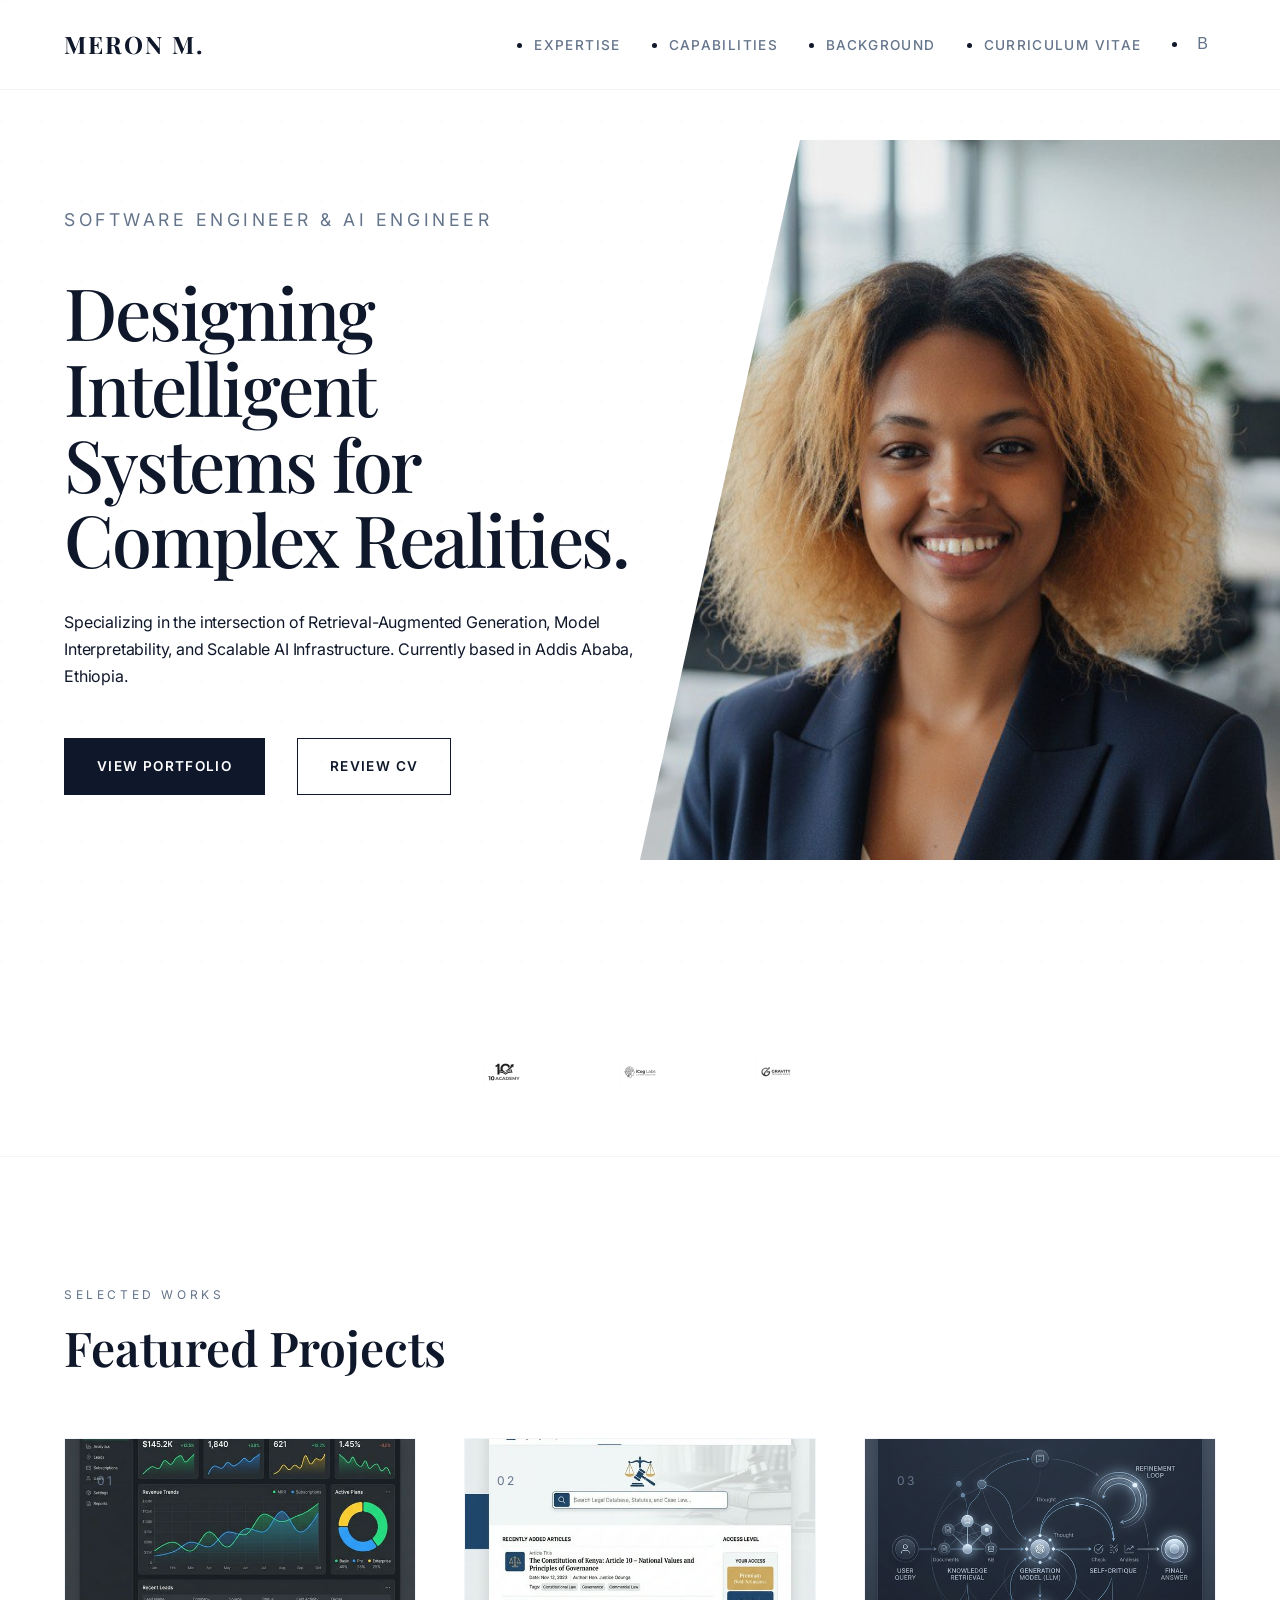
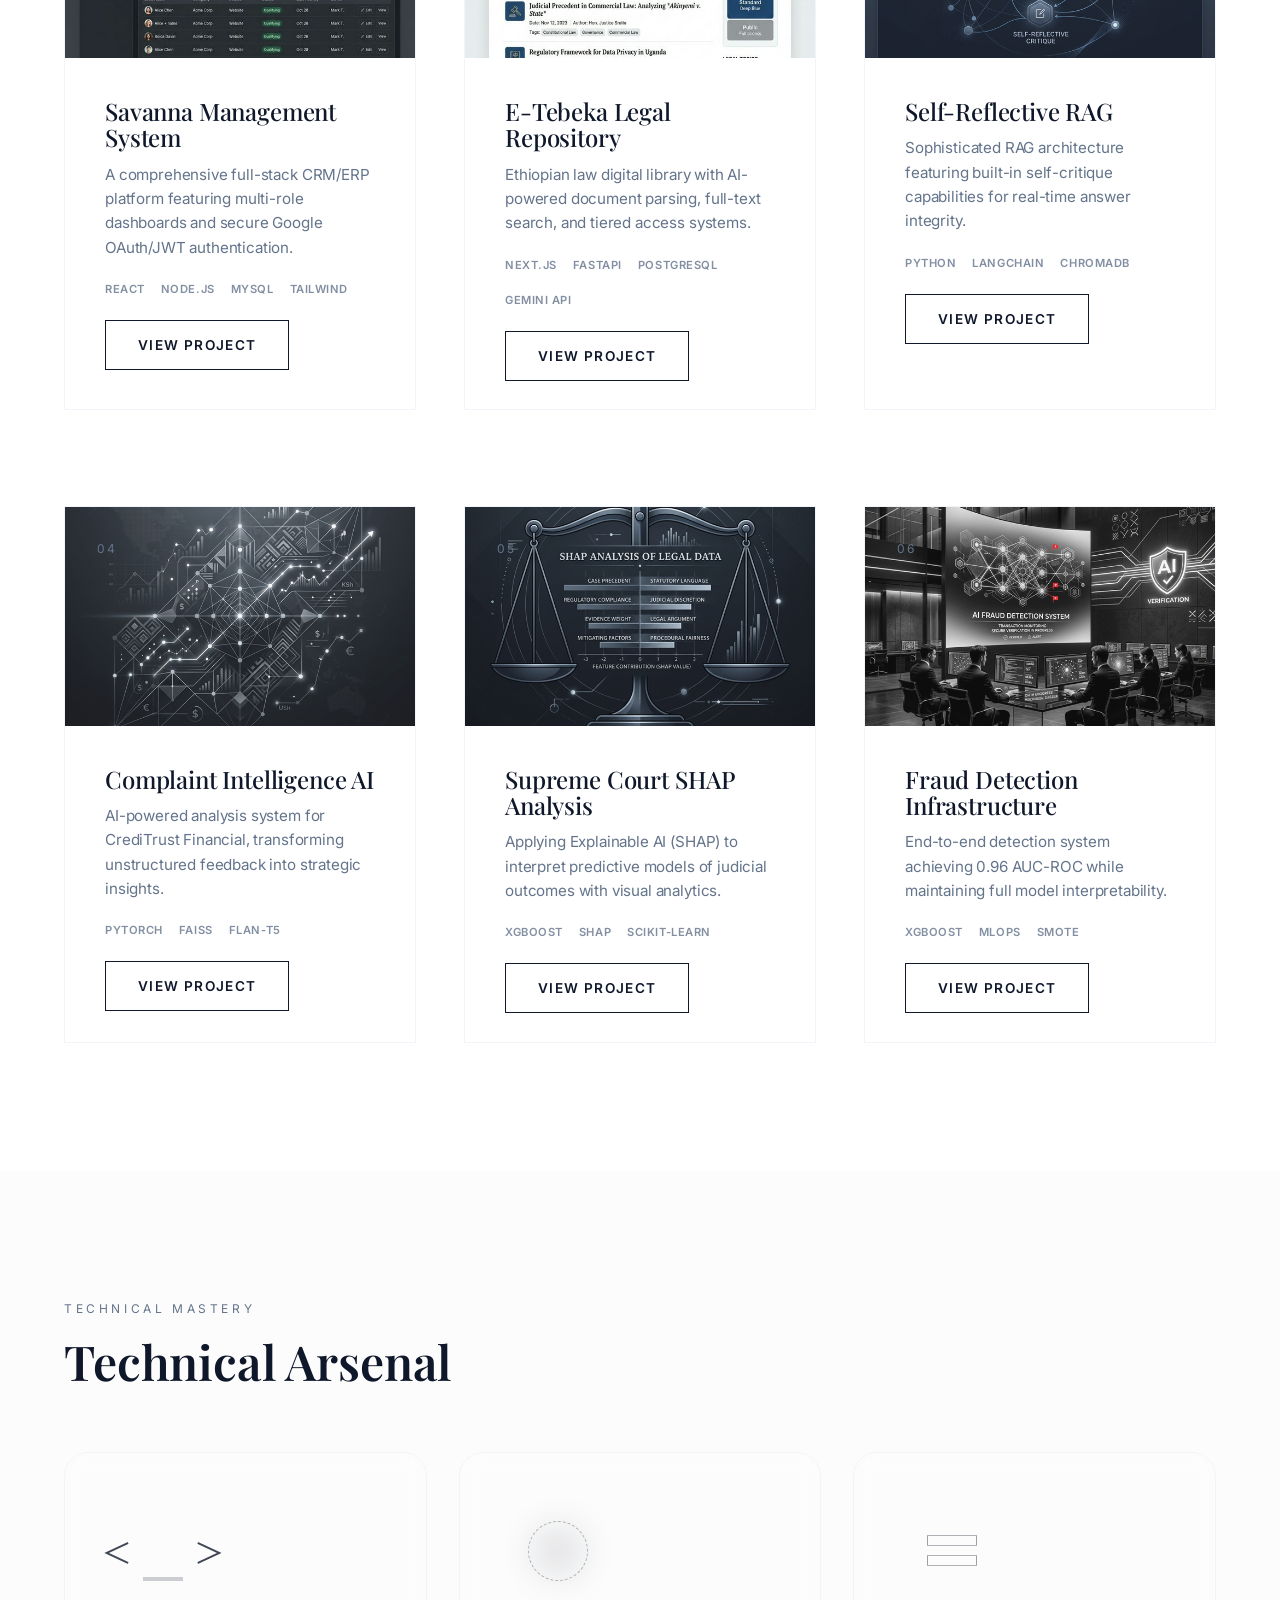
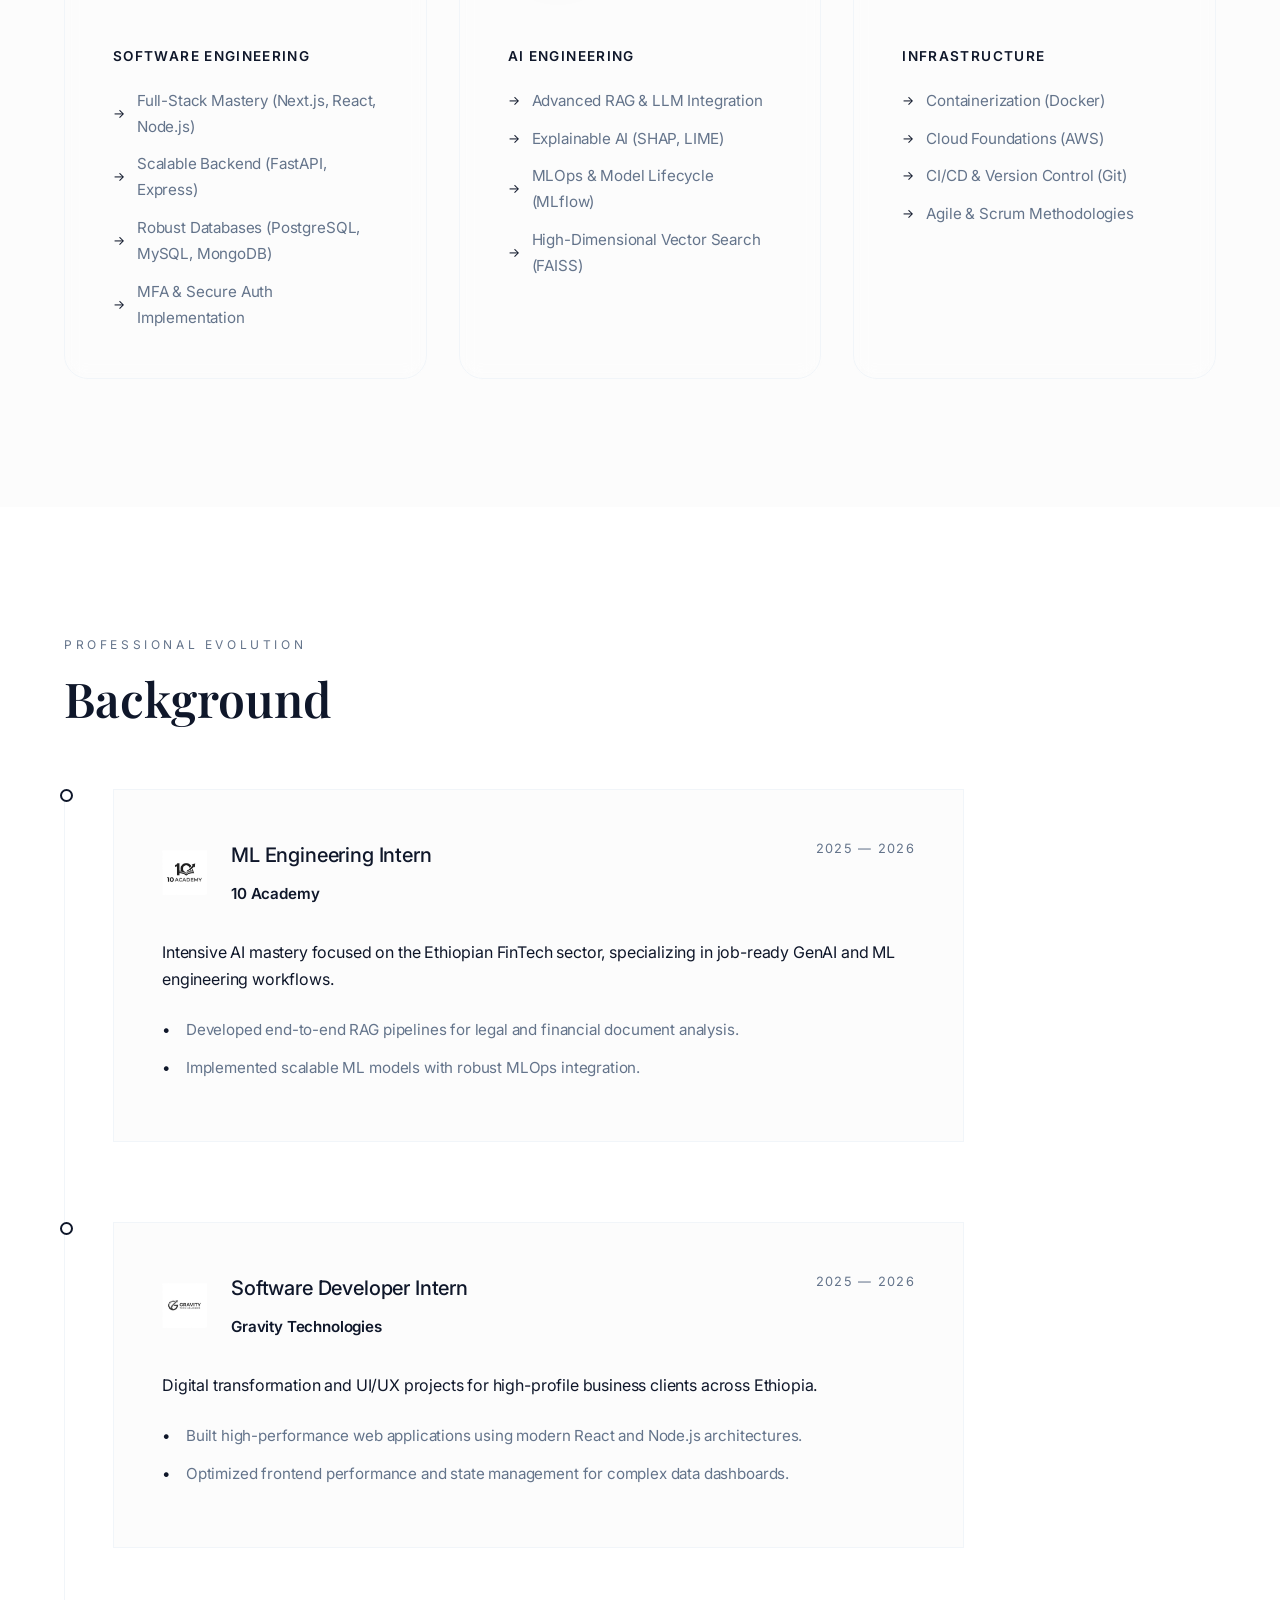
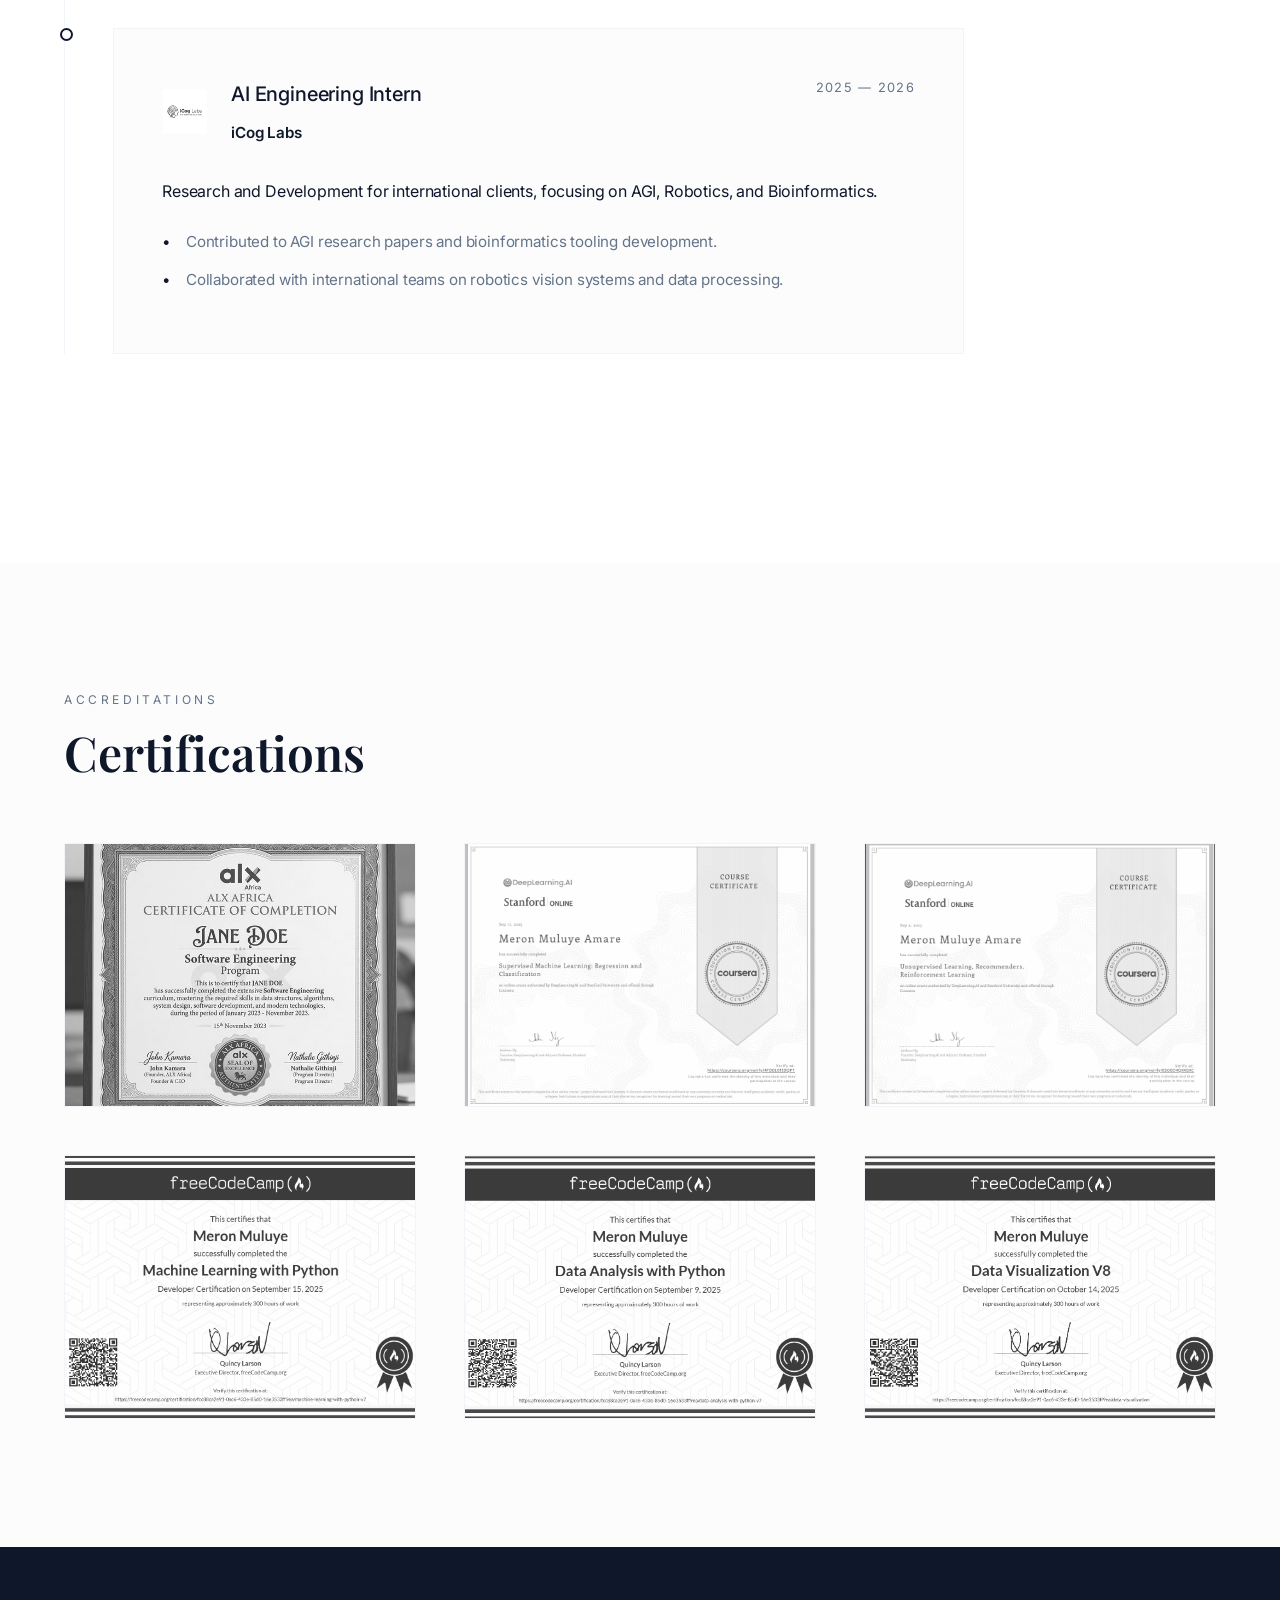
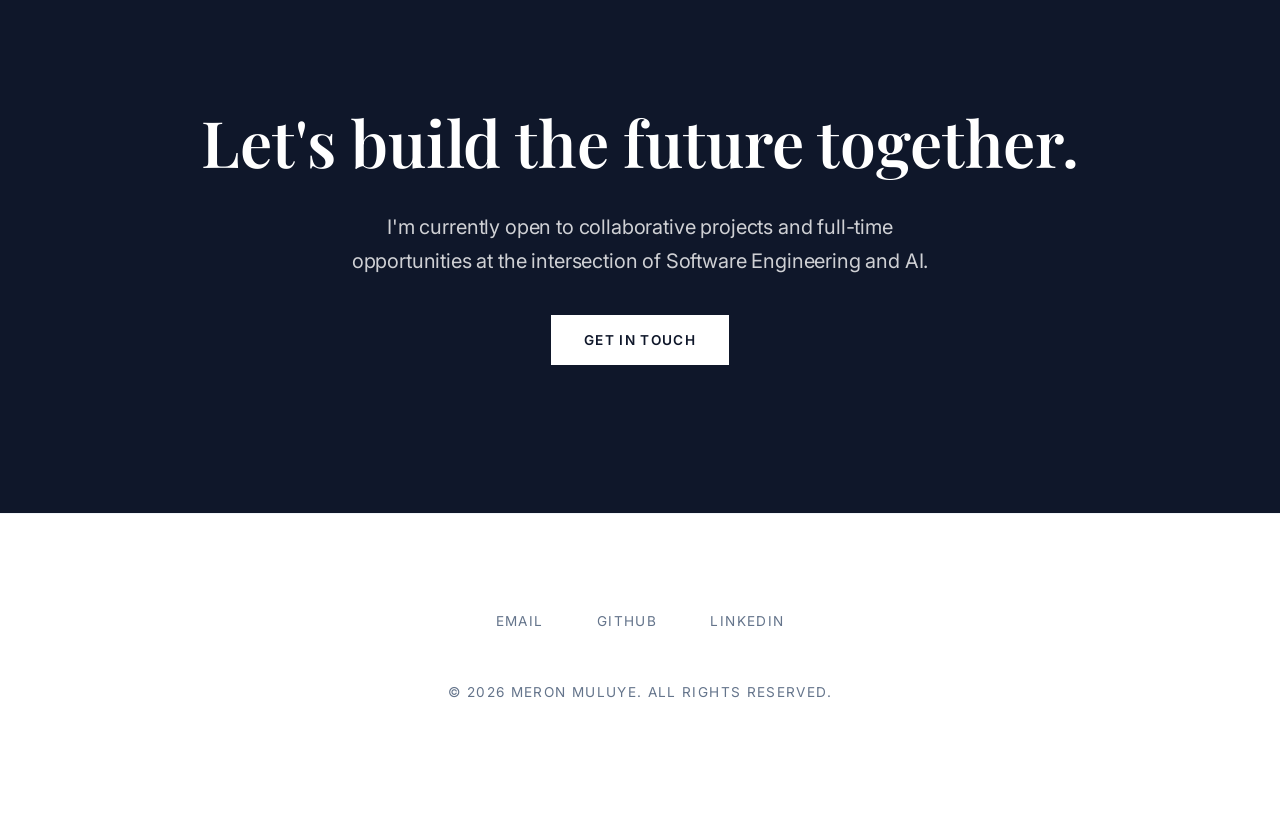
<file: index.html>
<!DOCTYPE html>
<html lang="en">

<head>
    <meta charset="UTF-8">
    <meta name="viewport" content="width=device-width, initial-scale=1.0">
    <title>Meron Muluye | Software & AI Engineer</title>
    <meta name="description"
        content="Official portfolio of Meron Muluye. Specialized in Full-Stack Development, AI Integration, RAG architectures, and Scalable Systems.">
    <link rel="stylesheet" href="assets/css/style.css">
    <!-- SVG Favicon: Minimalist "M" logo -->
    <link rel="icon" type="image/svg+xml" href="data:image/svg+xml,%3Csvg xmlns='http://www.w3.org/2000/svg' viewBox='0 0 32 32'%3E%3Crect width='32' height='32' rx='8' fill='%230f172a'/%3E%3Cpath d='M8 22V10l8 8 8-8v12' fill='none' stroke='white' stroke-width='2.5' stroke-linecap='round' stroke-linejoin='round'/%3E%3C/svg%3E">
</head>

<body>

    <nav>
        <div class="container nav-container">
            <a href="#" class="logo">MERON M.</a>
            <ul class="nav-links" id="nav-links">
                <li><a href="#projects">Expertise</a></li>
                <li><a href="#skills">Capabilities</a></li>
                <li><a href="#timeline">Background</a></li>
                <li><a href="resume.html">Curriculum Vitae</a></li>
                <li><button class="theme-toggle" id="theme-btn">M</button></li>
            </ul>
            <button class="hamburger" id="hamburger-btn" aria-label="Toggle Navigation">
                <span class="bar"></span>
                <span class="bar"></span>
                <span class="bar"></span>
            </button>
        </div>
    </nav>

    <header class="hero">
        <div class="hero-bg"></div>
        <div class="container">
            <div class="hero-content reveal">
                <span class="subtitle">Software Engineer & AI Engineer</span>
                <h1>Designing Intelligent Systems for Complex Realities.</h1>
                <p>Specializing in the intersection of Retrieval-Augmented Generation, Model Interpretability, and
                    Scalable AI Infrastructure. Currently based in Addis Ababa, Ethiopia.</p>
                <div class="hero-btns">
                    <a href="#projects" class="btn btn-primary">View Portfolio</a>
                    <a href="resume.html" class="btn btn-outline">Review CV</a>
                </div>
            </div>
            <div class="hero-visual-wrapper reveal">
                <img src="images/profile/avatar.jpg" alt="Meron Muluye Portrait">
            </div>
        </div>
    </header>

    <div class="collabs">
        <div class="container">
            <div class="logo-grid reveal">
                <img src="images/profile/10_academy.png" alt="10 Academy" class="collab-logo">
                <img src="images/profile/icog_labs.png" alt="iCog Labs" class="collab-logo">
                <img src="images/profile/gravity_tech.png" alt="Gravity Technologies" class="collab-logo">
            </div>
        </div>
    </div>

    <section id="projects">
        <div class="container">
            <span class="section-label">Selected Works</span>
            <div class="section-title">
                <h2>Featured Projects</h2>
            </div>

            <div class="projects-list">
                <!-- Project: Savanna -->
                <article class="project-item reveal">
                    <span class="project-index">01</span>
                    <div class="project-visual">
                        <img src="images/projects/savanna.png" alt="Savanna Management System Visual">
                    </div>
                    <div class="project-info">
                        <h3>Savanna Management System</h3>
                        <p>A comprehensive full-stack CRM/ERP platform featuring multi-role dashboards and secure Google
                            OAuth/JWT authentication.</p>
                        <div class="project-tags">
                            <span class="tag">React</span>
                            <span class="tag">Node.js</span>
                            <span class="tag">MySQL</span>
                            <span class="tag">Tailwind</span>
                        </div>
                        <a href="https://github.com/meron-23/Savanna" class="btn btn-outline" target="_blank">View
                            Project</a>
                    </div>
                </article>

                <!-- Project: E-Tebeka -->
                <article class="project-item reveal">
                    <span class="project-index">02</span>
                    <div class="project-visual">
                        <img src="images/projects/e-tebeka.png" alt="E-Tebeka Platform Visual">
                    </div>
                    <div class="project-info">
                        <h3>E-Tebeka Legal Repository</h3>
                        <p>Ethiopian law digital library with AI-powered document parsing, full-text search, and tiered
                            access systems.</p>
                        <div class="project-tags">
                            <span class="tag">Next.js</span>
                            <span class="tag">FastAPI</span>
                            <span class="tag">PostgreSQL</span>
                            <span class="tag">Gemini API</span>
                        </div>
                        <a href="https://github.com/meron-23/E-tebeka-full" class="btn btn-outline" target="_blank">View
                            Project</a>
                    </div>
                </article>

                <!-- Project 1 -->
                <article class="project-item reveal">
                    <span class="project-index">03</span>
                    <div class="project-visual">
                        <img src="images/projects/self-rag.png" alt="Self-RAG Visual">
                    </div>
                    <div class="project-info">
                        <h3>Self-Reflective RAG</h3>
                        <p>Sophisticated RAG architecture featuring built-in self-critique capabilities for real-time
                            answer integrity.</p>
                        <div class="project-tags">
                            <span class="tag">Python</span>
                            <span class="tag">LangChain</span>
                            <span class="tag">ChromaDB</span>
                        </div>
                        <a href="https://github.com/meron-23/self-rag" class="btn btn-outline" target="_blank">View
                            Project</a>
                    </div>
                </article>

                <!-- Project 2 -->
                <article class="project-item reveal">
                    <span class="project-index">04</span>
                    <div class="project-visual">
                        <img src="images/projects/creditrust.png" alt="Fintech Visual">
                    </div>
                    <div class="project-info">
                        <h3>Complaint Intelligence AI</h3>
                        <p>AI-powered analysis system for CrediTrust Financial, transforming unstructured feedback into
                            strategic insights.</p>
                        <div class="project-tags">
                            <span class="tag">PyTorch</span>
                            <span class="tag">FAISS</span>
                            <span class="tag">Flan-T5</span>
                        </div>
                        <a href="https://github.com/meron-23/creditrust-complaint-rag" class="btn btn-outline"
                            target="_blank">View Project</a>
                    </div>
                </article>

                <!-- Project 3 -->
                <article class="project-item reveal">
                    <span class="project-index">05</span>
                    <div class="project-visual">
                        <img src="images/projects/shap.png" alt="SHAP Analysis Visual">
                    </div>
                    <div class="project-info">
                        <h3>Supreme Court SHAP Analysis</h3>
                        <p>Applying Explainable AI (SHAP) to interpret predictive models of judicial outcomes with
                            visual analytics.</p>
                        <div class="project-tags">
                            <span class="tag">XGBoost</span>
                            <span class="tag">SHAP</span>
                            <span class="tag">scikit-learn</span>
                        </div>
                        <a href="https://github.com/meron-23/shap-supreme-court-analysis" class="btn btn-outline"
                            target="_blank">View Project</a>
                    </div>
                </article>

                <!-- Project 4 -->
                <article class="project-item reveal">
                    <span class="project-index">06</span>
                    <div class="project-visual">
                        <img src="images/projects/fraud.png" alt="Security Visual">
                    </div>
                    <div class="project-info">
                        <h3>Fraud Detection Infrastructure</h3>
                        <p>End-to-end detection system achieving 0.96 AUC-ROC while maintaining full model
                            interpretability.</p>
                        <div class="project-tags">
                            <span class="tag">XGBoost</span>
                            <span class="tag">MLOps</span>
                            <span class="tag">SMOTE</span>
                        </div>
                        <a href="https://github.com/meron-23/fraud-detection-model" class="btn btn-outline"
                            target="_blank">View Project</a>
                    </div>
                </article>
            </div>
        </div>
    </section>

    <section id="skills" style="background: var(--bg-alt);">
        <div class="container">
            <span class="section-label">Technical Mastery</span>
            <div class="section-title">
                <h2>Technical Arsenal</h2>
            </div>

            <div class="arsenal-grid reveal">
                <!-- Software Engineering -->
                <div class="arsenal-card">
                    <div class="skill-illustration se-visual">
                        <div class="code-bracket">&lt;</div>
                        <div class="code-bracket">&gt;</div>
                        <div class="code-stack"></div>
                    </div>
                    <h4>Software Engineering</h4>
                    <ul class="arsenal-list">
                        <li>Full-Stack Mastery (Next.js, React, Node.js)</li>
                        <li>Scalable Backend (FastAPI, Express)</li>
                        <li>Robust Databases (PostgreSQL, MySQL, MongoDB)</li>
                        <li>MFA & Secure Auth Implementation</li>
                    </ul>
                </div>

                <!-- AI Engineering -->
                <div class="arsenal-card">
                    <div class="skill-illustration ai-visual">
                        <div class="ai-core"></div>
                        <div class="ai-orbit"></div>
                    </div>
                    <h4>AI Engineering</h4>
                    <ul class="arsenal-list">
                        <li>Advanced RAG & LLM Integration</li>
                        <li>Explainable AI (SHAP, LIME)</li>
                        <li>MLOps & Model Lifecycle (MLflow)</li>
                        <li>High-Dimensional Vector Search (FAISS)</li>
                    </ul>
                </div>

                <!-- Infrastructure -->
                <div class="arsenal-card">
                    <div class="skill-illustration infra-visual">
                        <div class="server-blade"></div>
                        <div class="server-blade"></div>
                    </div>
                    <h4>Infrastructure</h4>
                    <ul class="arsenal-list">
                        <li>Containerization (Docker)</li>
                        <li>Cloud Foundations (AWS)</li>
                        <li>CI/CD & Version Control (Git)</li>
                        <li>Agile & Scrum Methodologies</li>
                    </ul>
                </div>
            </div>
        </div>
    </section>

    <section id="timeline">
        <div class="container">
            <span class="section-label">Professional Evolution</span>
            <div class="section-title">
                <h2>Background</h2>
            </div>

            <div class="timeline-formal reveal">
                <!-- Entry 1: 10 Academy -->
                <div class="timeline-entry">
                    <div class="timeline-card">
                        <div class="timeline-header">
                            <div class="timeline-org-info">
                                <img src="images/profile/10_academy.png" alt="10 Academy Logo"
                                    class="timeline-org-logo">
                                <div>
                                    <span class="timeline-role">ML Engineering Intern</span>
                                    <span class="timeline-org-name">10 Academy</span>
                                </div>
                            </div>
                            <span class="timeline-year">2025 — 2026</span>
                        </div>
                        <p>Intensive AI mastery focused on the Ethiopian FinTech sector, specializing in job-ready GenAI
                            and ML engineering workflows.</p>
                        <ul class="timeline-highlights">
                            <li>Developed end-to-end RAG pipelines for legal and financial document analysis.</li>
                            <li>Implemented scalable ML models with robust MLOps integration.</li>
                        </ul>
                    </div>
                </div>

                <!-- Entry 2: Gravity Technologies -->
                <div class="timeline-entry">
                    <div class="timeline-card">
                        <div class="timeline-header">
                            <div class="timeline-org-info">
                                <img src="images/profile/gravity_tech.png" alt="Gravity Tech Logo"
                                    class="timeline-org-logo">
                                <div>
                                    <span class="timeline-role">Software Developer Intern</span>
                                    <span class="timeline-org-name">Gravity Technologies</span>
                                </div>
                            </div>
                            <span class="timeline-year">2025 — 2026</span>
                        </div>
                        <p>Digital transformation and UI/UX projects for high-profile business clients across Ethiopia.
                        </p>
                        <ul class="timeline-highlights">
                            <li>Built high-performance web applications using modern React and Node.js architectures.
                            </li>
                            <li>Optimized frontend performance and state management for complex data dashboards.</li>
                        </ul>
                    </div>
                </div>

                <!-- Entry 3: iCog Labs -->
                <div class="timeline-entry">
                    <div class="timeline-card">
                        <div class="timeline-header">
                            <div class="timeline-org-info">
                                <img src="images/profile/icog_labs.png" alt="iCog Labs Logo" class="timeline-org-logo">
                                <div>
                                    <span class="timeline-role">AI Engineering Intern</span>
                                    <span class="timeline-org-name">iCog Labs</span>
                                </div>
                            </div>
                            <span class="timeline-year">2025 — 2026</span>
                        </div>
                        <p>Research and Development for international clients, focusing on AGI, Robotics, and
                            Bioinformatics.</p>
                        <ul class="timeline-highlights">
                            <li>Contributed to AGI research papers and bioinformatics tooling development.</li>
                            <li>Collaborated with international teams on robotics vision systems and data processing.
                            </li>
                        </ul>
                    </div>
                </div>
            </div>
        </div>
    </section>

    <section id="certificates" style="background: var(--bg-alt);">
        <div class="container">
            <span class="section-label">Accreditations</span>
            <div class="section-title">
                <h2>Certifications</h2>
            </div>
            <div class="certs-display reveal">
                <div class="cert-thumbnail">
                    <img src="images/certificates/alx-se.png" alt="ALX Software Engineering Professional Certificate">
                </div>
                <div class="cert-thumbnail">
                    <img src="images/certificates/regression and classification.png"
                        alt="Supervised Learning Certificate">
                </div>
                <div class="cert-thumbnail">
                    <img src="images/certificates/recommenders and reinforcment learning.png"
                        alt="Unsupervised Learning Certificate">
                </div>
                <div class="cert-thumbnail">
                    <img src="images/certificates/machine learning with python.png" alt="ML with Python Certificate">
                </div>
                <div class="cert-thumbnail">
                    <img src="images/certificates/data analysis with python.png" alt="Data Analysis Certificate">
                </div>
                <div class="cert-thumbnail">
                    <img src="images/certificates/data visualization.png" alt="Data Visualization Certificate">
                </div>
            </div>
        </div>
    </section>

    <section class="connect reveal">
        <div class="container">
            <h2>Let's build the future together.</h2>
            <p>I'm currently open to collaborative projects and full-time opportunities at the intersection of Software
                Engineering and AI.</p>
            <a href="mailto:meronmuuye75@gmail.com" class="btn btn-white">Get In Touch</a>
        </div>
    </section>

    <footer>
        <div class="container">
            <div style="margin-bottom: 3rem;">
                <a href="mailto:meronmuuye75@gmail.com" style="margin: 0 1.5rem;">Email</a>
                <a href="https://github.com/meron-23" style="margin: 0 1.5rem;" target="_blank">GitHub</a>
                <a href="https://linkedin.com/in/meron-muluye" style="margin: 0 1.5rem;" target="_blank">LinkedIn</a>
            </div>
            <p>&copy; 2026 Meron Muluye. All Rights Reserved.</p>
        </div>
    </footer>

    <script src="assets/js/main.js"></script>
    <script>
        // Specific Reveal Logic for the formal layout
        const observer = new IntersectionObserver((entries) => {
            entries.forEach(entry => {
                if (entry.isIntersecting) {
                    entry.target.classList.add('active');
                }
            });
        }, { threshold: 0.1 });

        document.querySelectorAll('.reveal').forEach(el => observer.observe(el));
    </script>
</body>

</html>
</file>
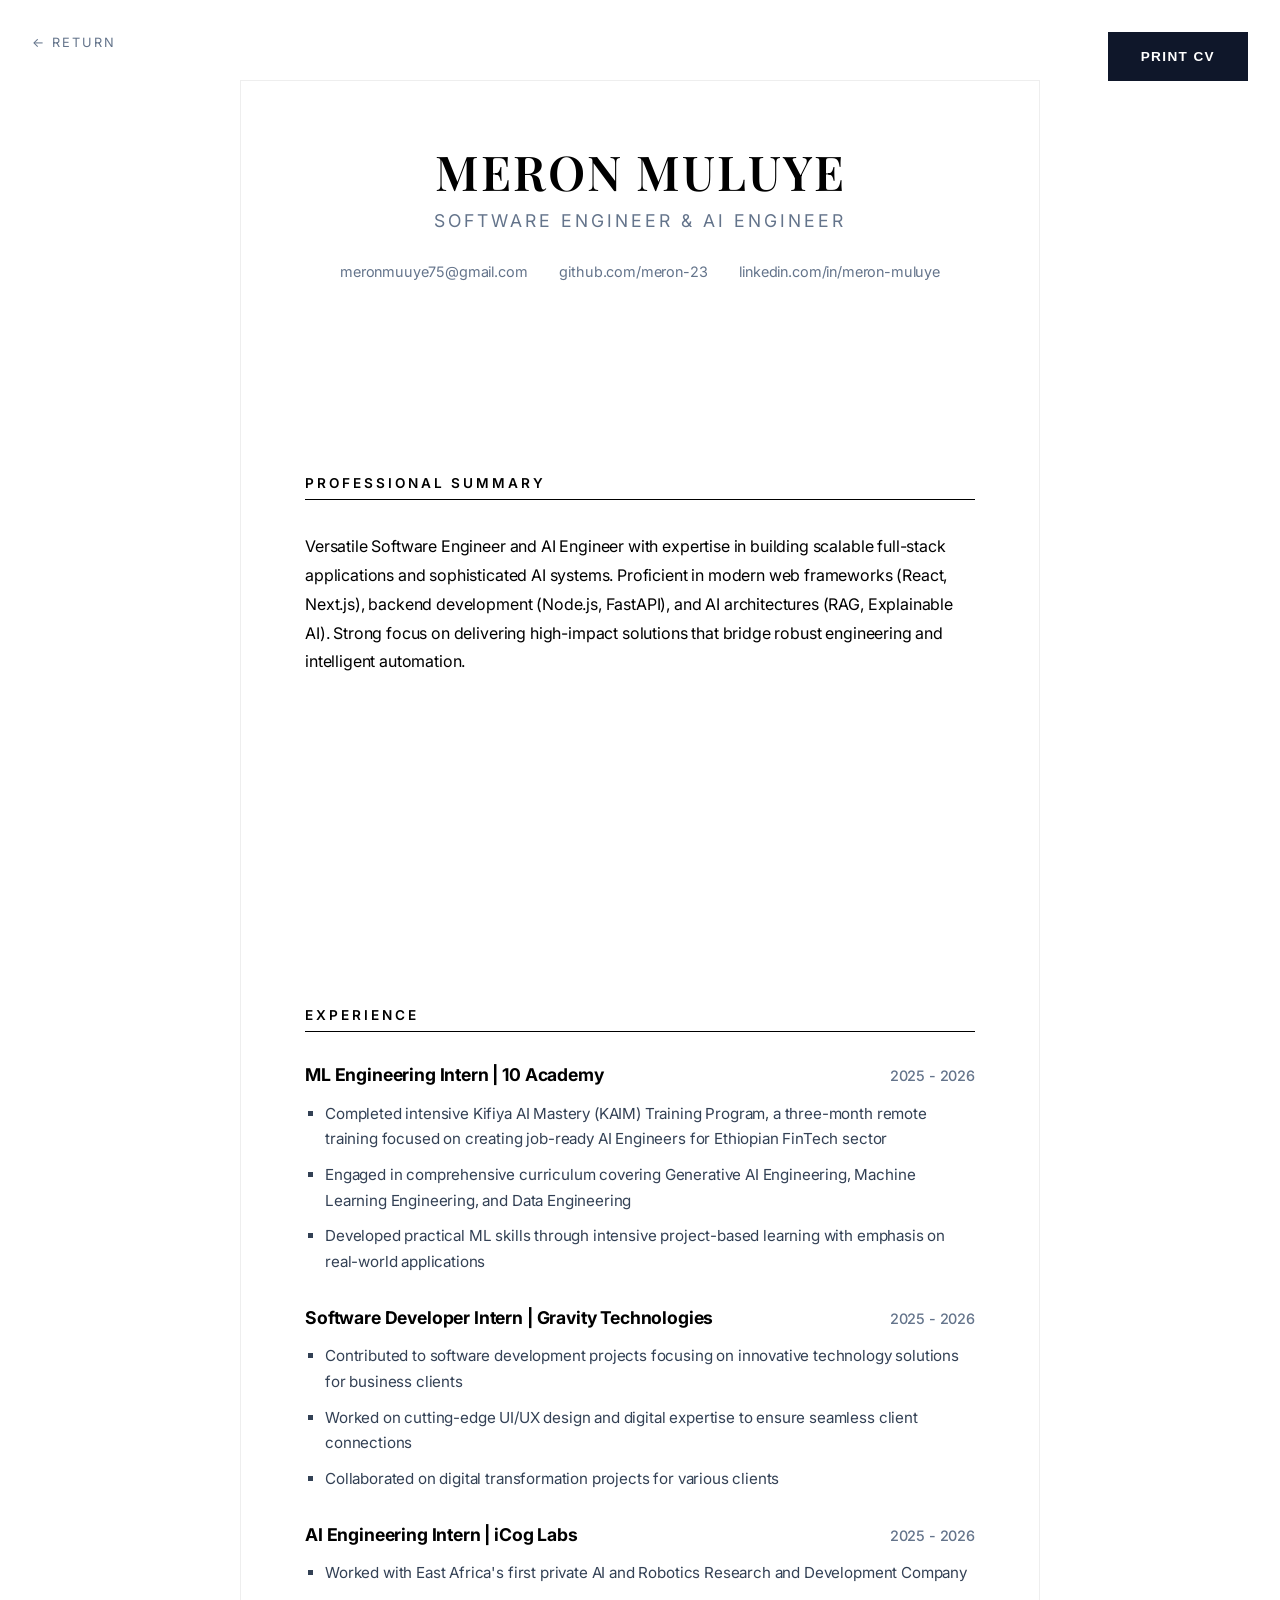
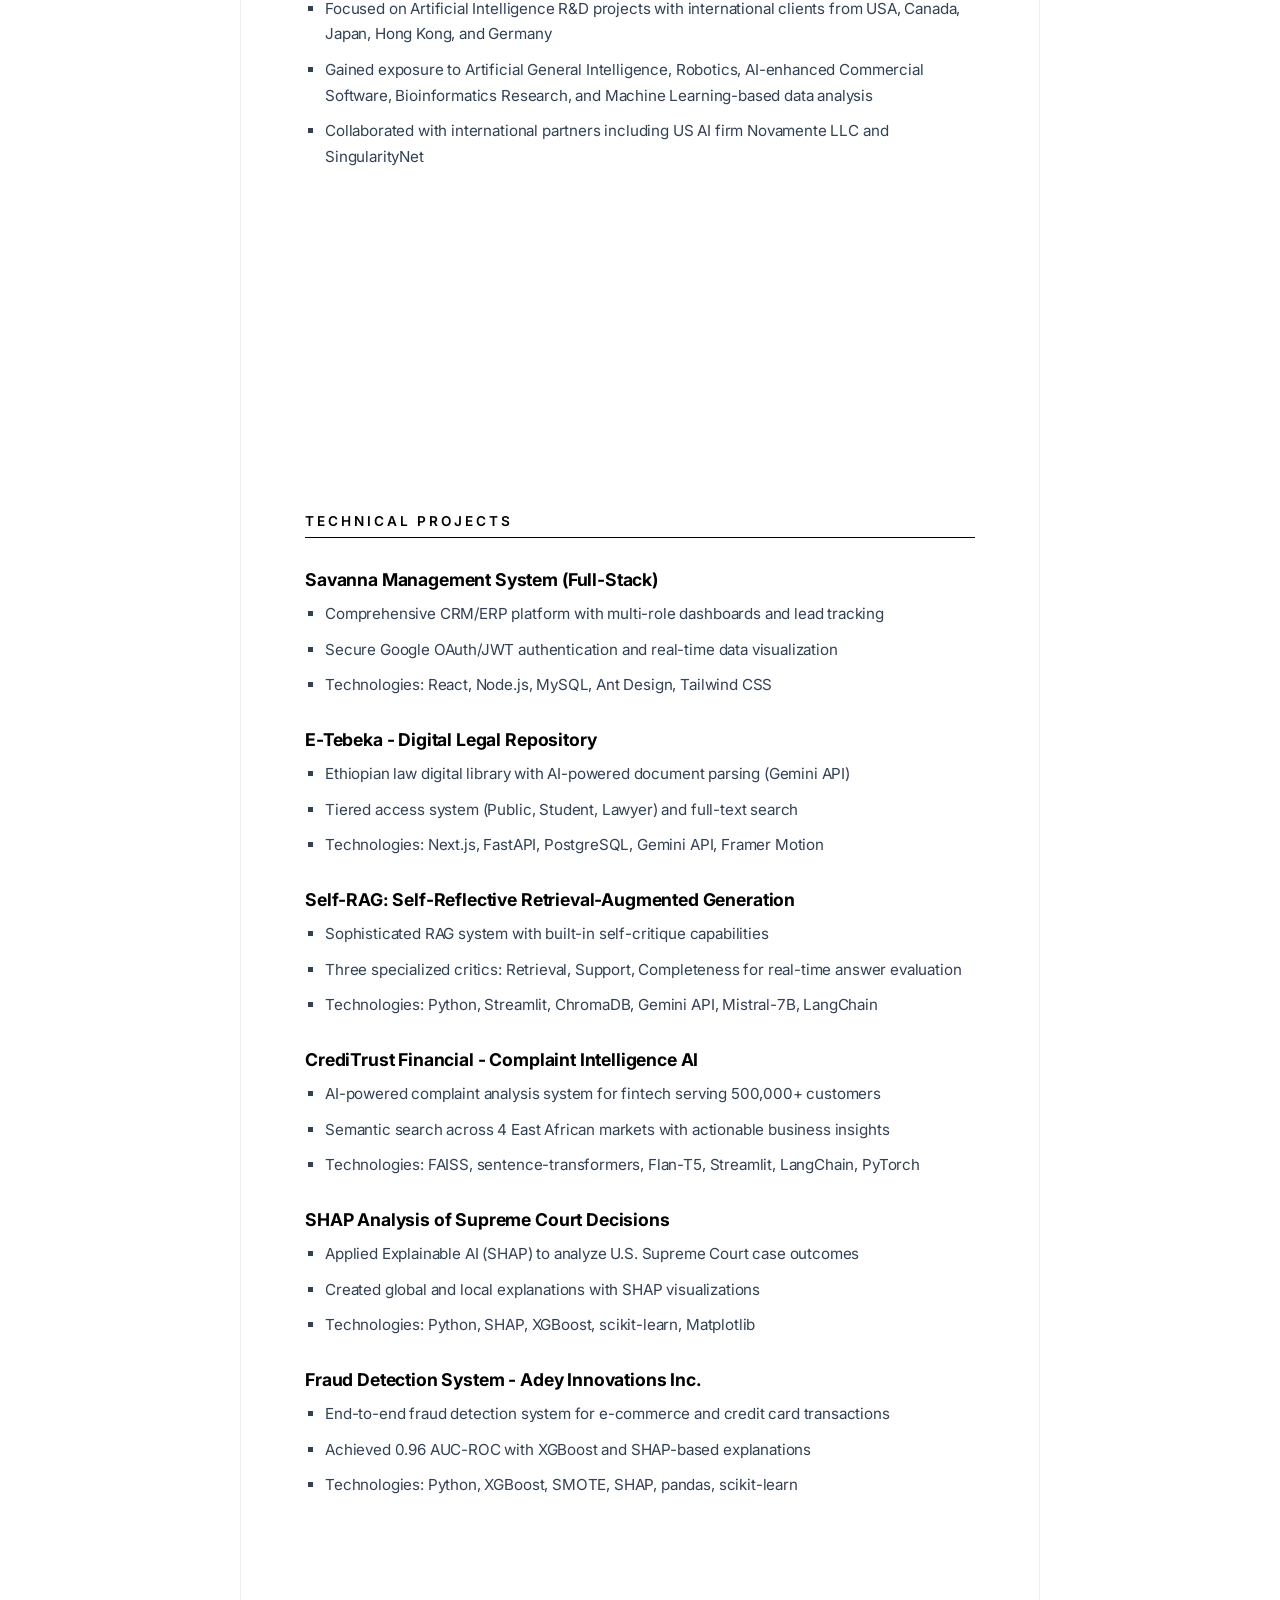
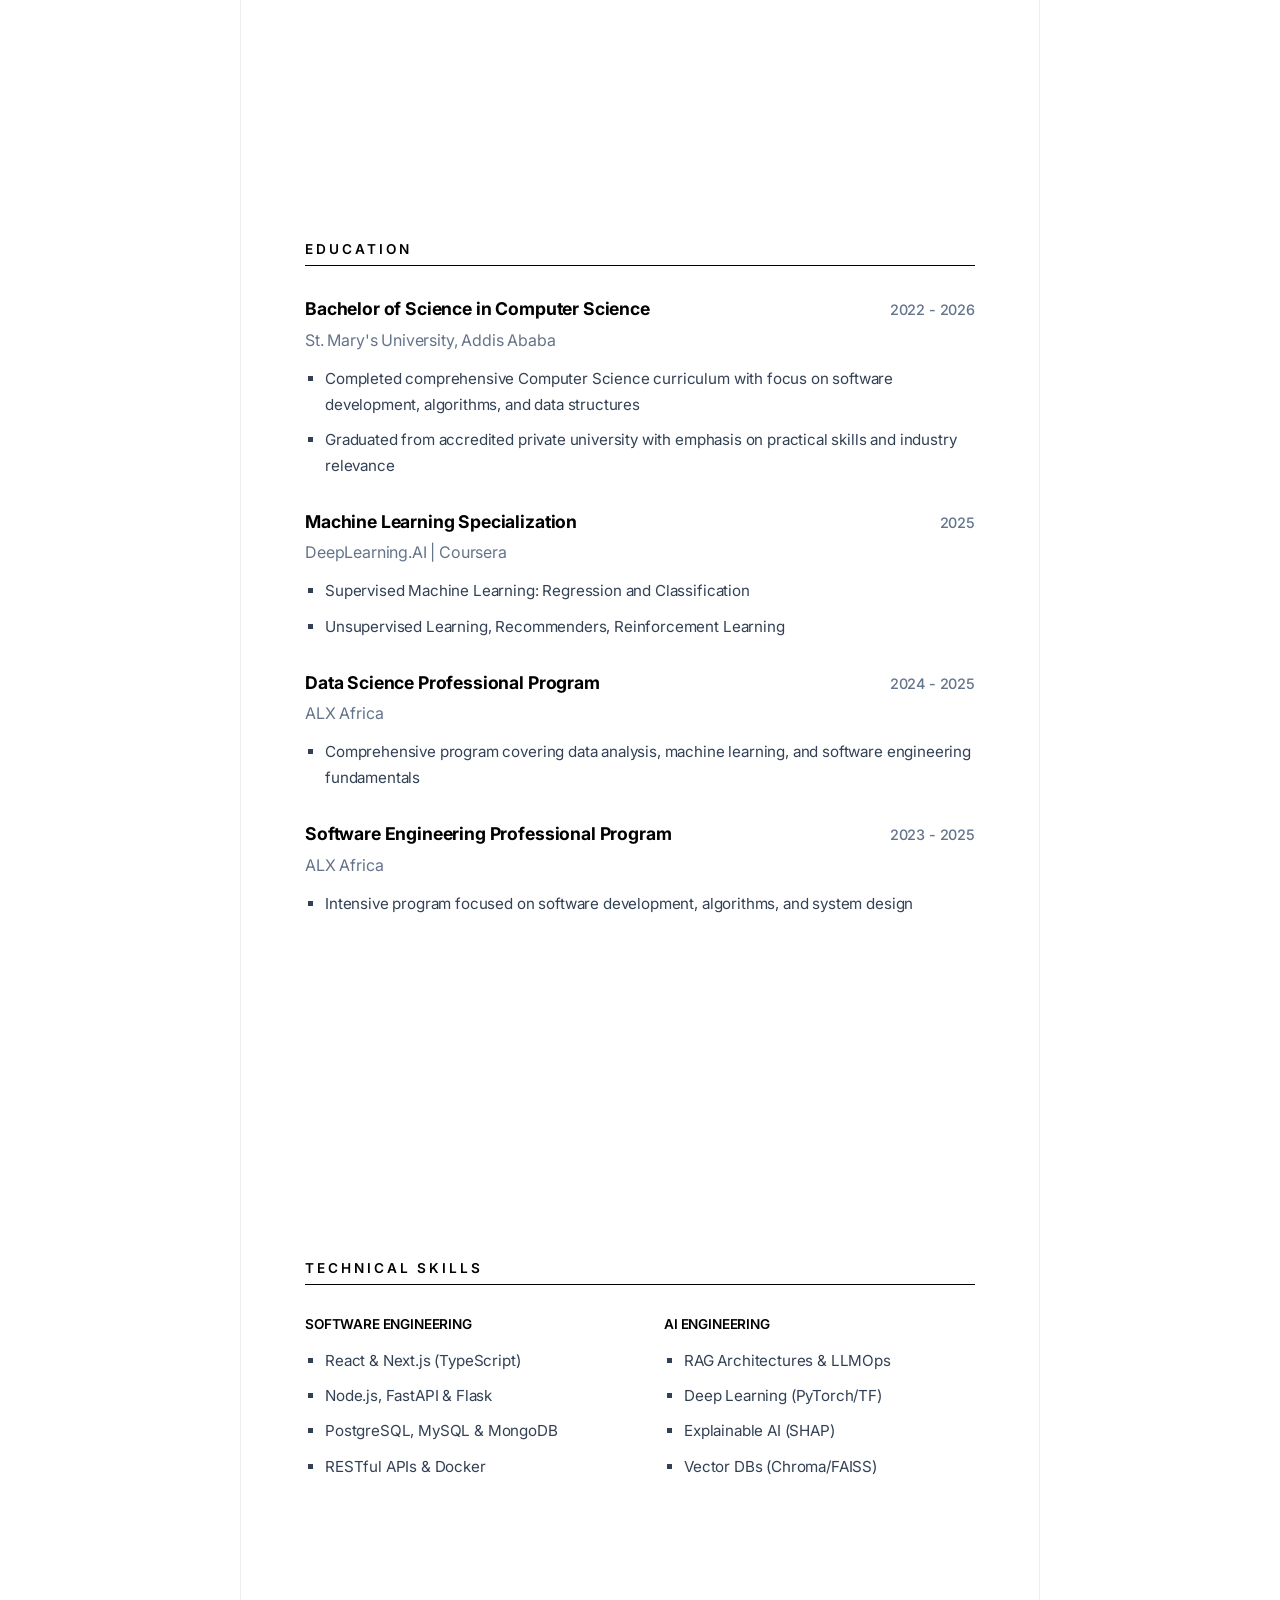
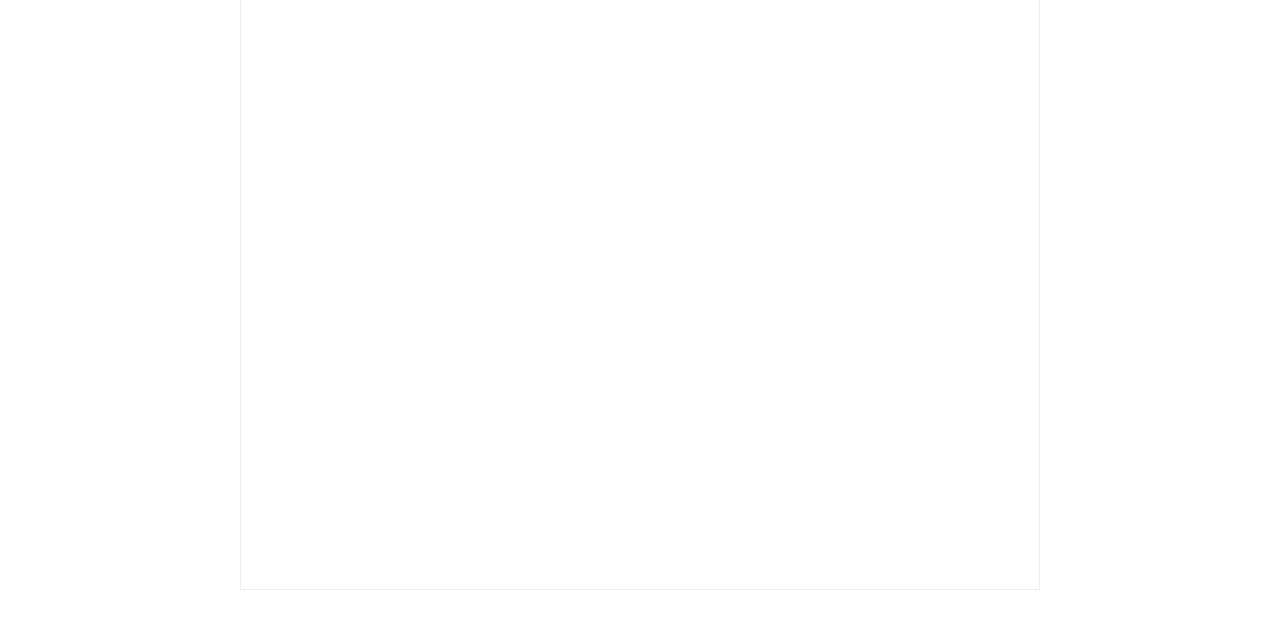
<file: resume.html>
<!DOCTYPE html>
<html lang="en">

<head>
    <meta charset="UTF-8">
    <meta name="viewport" content="width=device-width, initial-scale=1.0">
    <title>Curriculum Vitae | Meron Muluye</title>
    <link rel="stylesheet" href="assets/css/style.css">
    <style>
        body {
            background: #fff;
            padding-top: 5rem;
            color: #000;
        }

        .cv-container {
            max-width: 800px;
            margin: 0 auto;
            padding: 4rem;
            border: 1px solid #eee;
        }

        .cv-header {
            text-align: center;
            margin-bottom: 4rem;
        }

        .cv-header h1 {
            font-size: 3rem;
            margin-bottom: 0.5rem;
            letter-spacing: 2px;
        }

        .cv-header .title {
            font-size: 1.1rem;
            text-transform: uppercase;
            letter-spacing: 3px;
            color: #64748b;
            margin-bottom: 1.5rem;
            display: block;
        }

        .cv-contact {
            display: flex;
            justify-content: center;
            gap: 2rem;
            font-size: 0.9rem;
            color: #64748b;
        }

        .cv-section {
            margin-bottom: 3.5rem;
        }

        .cv-section h2 {
            font-family: var(--font-sans);
            font-size: 0.85rem;
            text-transform: uppercase;
            letter-spacing: 3px;
            border-bottom: 1px solid #000;
            padding-bottom: 0.5rem;
            margin-bottom: 2rem;
        }

        .cv-item {
            margin-bottom: 2rem;
        }

        .cv-item-header {
            display: flex;
            justify-content: space-between;
            align-items: baseline;
            margin-bottom: 0.75rem;
        }

        .cv-item-header h3 {
            font-family: var(--font-sans);
            font-size: 1.1rem;
            font-weight: 700;
            margin-bottom: 0;
        }

        .cv-item-header span {
            font-size: 0.9rem;
            color: #64748b;
            font-weight: 500;
        }

        .cv-list {
            padding-left: 1.25rem;
            list-style: square;
            color: #334155;
        }

        .cv-list li {
            margin-bottom: 0.6rem;
            font-size: 0.95rem;
        }

        .cv-grid {
            display: grid;
            grid-template-columns: 1fr 1fr;
            gap: 3rem;
        }

        .cv-grid h4 {
            font-family: var(--font-sans);
            font-size: 0.85rem;
            text-transform: uppercase;
            margin-bottom: 1rem;
            color: #000;
        }

        @media print {
            body {
                padding: 0;
            }

            .cv-container {
                border: none;
                padding: 0;
            }

            .no-print {
                display: none;
            }
        }

        .back-link {
            position: fixed;
            top: 2rem;
            left: 2rem;
            font-size: 0.8rem;
            text-transform: uppercase;
            letter-spacing: 2px;
            color: #64748b;
        }

        .print-btn {
            position: fixed;
            top: 2rem;
            right: 2rem;
        }
    </style>
</head>

<body>

    <a href="index.html" class="back-link no-print">&larr; Return</a>
    <button onclick="window.print()" class="btn btn-primary print-btn no-print">Print CV</button>

    <div class="cv-container">
        <header class="cv-header">
            <h1>MERON MULUYE</h1>
            <span class="title">Software Engineer & AI Engineer</span>
            <div class="cv-contact">
                <span>meronmuuye75@gmail.com</span>
                <span>github.com/meron-23</span>
                <span>linkedin.com/in/meron-muluye</span>
            </div>
        </header>

        <section class="cv-section">
            <h2>Professional Summary</h2>
            <p style="font-size: 1rem; line-height: 1.8;">Versatile Software Engineer and AI Engineer with expertise in building scalable full-stack applications and sophisticated AI systems. Proficient in modern web frameworks (React, Next.js), backend development (Node.js, FastAPI), and AI architectures (RAG, Explainable AI). Strong focus on delivering high-impact solutions that bridge robust engineering and intelligent automation.</p>
        </section>

        <section class="cv-section">
            <h2>Experience</h2>
            <div class="cv-item">
                <div class="cv-item-header">
                    <h3>ML Engineering Intern | 10 Academy</h3>
                    <span>2025 - 2026</span>
                </div>
                <ul class="cv-list">
                    <li>Completed intensive Kifiya AI Mastery (KAIM) Training Program, a three-month remote training
                        focused on creating job-ready AI Engineers for Ethiopian FinTech sector</li>
                    <li>Engaged in comprehensive curriculum covering Generative AI Engineering, Machine Learning
                        Engineering, and Data Engineering</li>
                    <li>Developed practical ML skills through intensive project-based learning with emphasis on
                        real-world applications</li>
                </ul>
            </div>

            <div class="cv-item">
                <div class="cv-item-header">
                    <h3>Software Developer Intern | Gravity Technologies</h3>
                    <span>2025 - 2026</span>
                </div>
                <ul class="cv-list">
                    <li>Contributed to software development projects focusing on innovative technology solutions for
                        business clients</li>
                    <li>Worked on cutting-edge UI/UX design and digital expertise to ensure seamless client connections
                    </li>
                    <li>Collaborated on digital transformation projects for various clients</li>
                </ul>
            </div>

            <div class="cv-item">
                <div class="cv-item-header">
                    <h3>AI Engineering Intern | iCog Labs</h3>
                    <span>2025 - 2026</span>
                </div>
                <ul class="cv-list">
                    <li>Worked with East Africa's first private AI and Robotics Research and Development Company</li>
                    <li>Focused on Artificial Intelligence R&D projects with international clients from USA, Canada,
                        Japan, Hong Kong, and Germany</li>
                    <li>Gained exposure to Artificial General Intelligence, Robotics, AI-enhanced Commercial Software,
                        Bioinformatics Research, and Machine Learning-based data analysis</li>
                    <li>Collaborated with international partners including US AI firm Novamente LLC and SingularityNet
                    </li>
                </ul>
            </div>
        </section>

        <section class="cv-section">
            <h2>Technical Projects</h2>
            <div class="cv-item">
                <div class="cv-item-header">
                    <h3>Savanna Management System (Full-Stack)</h3>
                </div>
                <ul class="cv-list">
                    <li>Comprehensive CRM/ERP platform with multi-role dashboards and lead tracking</li>
                    <li>Secure Google OAuth/JWT authentication and real-time data visualization</li>
                    <li>Technologies: React, Node.js, MySQL, Ant Design, Tailwind CSS</li>
                </ul>
            </div>

            <div class="cv-item">
                <div class="cv-item-header">
                    <h3>E-Tebeka - Digital Legal Repository</h3>
                </div>
                <ul class="cv-list">
                    <li>Ethiopian law digital library with AI-powered document parsing (Gemini API)</li>
                    <li>Tiered access system (Public, Student, Lawyer) and full-text search</li>
                    <li>Technologies: Next.js, FastAPI, PostgreSQL, Gemini API, Framer Motion</li>
                </ul>
            </div>

            <div class="cv-item">
                <div class="cv-item-header">
                    <h3>Self-RAG: Self-Reflective Retrieval-Augmented Generation</h3>
                </div>
                <ul class="cv-list">
                    <li>Sophisticated RAG system with built-in self-critique capabilities</li>
                    <li>Three specialized critics: Retrieval, Support, Completeness for real-time answer evaluation</li>
                    <li>Technologies: Python, Streamlit, ChromaDB, Gemini API, Mistral-7B, LangChain</li>
                </ul>
            </div>

            <div class="cv-item">
                <div class="cv-item-header">
                    <h3>CrediTrust Financial - Complaint Intelligence AI</h3>
                </div>
                <ul class="cv-list">
                    <li>AI-powered complaint analysis system for fintech serving 500,000+ customers</li>
                    <li>Semantic search across 4 East African markets with actionable business insights</li>
                    <li>Technologies: FAISS, sentence-transformers, Flan-T5, Streamlit, LangChain, PyTorch</li>
                </ul>
            </div>

            <div class="cv-item">
                <div class="cv-item-header">
                    <h3>SHAP Analysis of Supreme Court Decisions</h3>
                </div>
                <ul class="cv-list">
                    <li>Applied Explainable AI (SHAP) to analyze U.S. Supreme Court case outcomes</li>
                    <li>Created global and local explanations with SHAP visualizations</li>
                    <li>Technologies: Python, SHAP, XGBoost, scikit-learn, Matplotlib</li>
                </ul>
            </div>

            <div class="cv-item">
                <div class="cv-item-header">
                    <h3>Fraud Detection System - Adey Innovations Inc.</h3>
                </div>
                <ul class="cv-list">
                    <li>End-to-end fraud detection system for e-commerce and credit card transactions</li>
                    <li>Achieved 0.96 AUC-ROC with XGBoost and SHAP-based explanations</li>
                    <li>Technologies: Python, XGBoost, SMOTE, SHAP, pandas, scikit-learn</li>
                </ul>
            </div>
        </section>

        <section class="cv-section">
            <h2>Education</h2>
            <div class="cv-item">
                <div class="cv-item-header">
                    <h3>Bachelor of Science in Computer Science</h3>
                    <span>2022 - 2026</span>
                </div>
                <span class="cv-org"
                    style="display: block; margin-top: -0.5rem; margin-bottom: 0.75rem; color: #64748b;">St. Mary's
                    University, Addis Ababa</span>
                <ul class="cv-list">
                    <li>Completed comprehensive Computer Science curriculum with focus on software development,
                        algorithms, and data structures</li>
                    <li>Graduated from accredited private university with emphasis on practical skills and industry
                        relevance</li>
                </ul>
            </div>

            <div class="cv-item">
                <div class="cv-item-header">
                    <h3>Machine Learning Specialization</h3>
                    <span>2025</span>
                </div>
                <span class="cv-org"
                    style="display: block; margin-top: -0.5rem; margin-bottom: 0.75rem; color: #64748b;">DeepLearning.AI
                    | Coursera</span>
                <ul class="cv-list">
                    <li>Supervised Machine Learning: Regression and Classification</li>
                    <li>Unsupervised Learning, Recommenders, Reinforcement Learning</li>
                </ul>
            </div>

            <div class="cv-item">
                <div class="cv-item-header">
                    <h3>Data Science Professional Program</h3>
                    <span>2024 - 2025</span>
                </div>
                <span class="cv-org"
                    style="display: block; margin-top: -0.5rem; margin-bottom: 0.75rem; color: #64748b;">ALX
                    Africa</span>
                <ul class="cv-list">
                    <li>Comprehensive program covering data analysis, machine learning, and software engineering
                        fundamentals</li>
                </ul>
            </div>

            <div class="cv-item">
                <div class="cv-item-header">
                    <h3>Software Engineering Professional Program</h3>
                    <span>2023 - 2025</span>
                </div>
                <span class="cv-org"
                    style="display: block; margin-top: -0.5rem; margin-bottom: 0.75rem; color: #64748b;">ALX
                    Africa</span>
                <ul class="cv-list">
                    <li>Intensive program focused on software development, algorithms, and system design</li>
                </ul>
            </div>
        </section>

        <section class="cv-section">
            <h2>Technical Skills</h2>
            <div class="cv-grid">
                <div>
                    <h4>Software Engineering</h4>
                    <ul class="cv-list">
                        <li>React & Next.js (TypeScript)</li>
                        <li>Node.js, FastAPI & Flask</li>
                        <li>PostgreSQL, MySQL & MongoDB</li>
                        <li>RESTful APIs & Docker</li>
                    </ul>
                </div>
                <div>
                    <h4>AI Engineering</h4>
                    <ul class="cv-list">
                        <li>RAG Architectures & LLMOps</li>
                        <li>Deep Learning (PyTorch/TF)</li>
                        <li>Explainable AI (SHAP)</li>
                        <li>Vector DBs (Chroma/FAISS)</li>
                    </ul>
                </div>
            </div>
        </section>

        <section class="connect reveal no-print" style="margin: 4rem -4rem -4rem; padding: 6rem 4rem;">
            <div class="container">
                <h2>Let's build the future together.</h2>
                <p>I'm currently open to collaborative projects and full-time opportunities.</p>
                <a href="mailto:meronmuuye75@gmail.com" class="btn btn-white">Get In Touch</a>
            </div>
        </section>
    </div>

</body>

</html>
</file>
<file: assets/css/style.css>
/* 
    MERON MULUYE - PREMIUM FORMAL DESIGN SYSTEM
    Sophisticated, Minimalist, Research-Oriented Aesthetic
*/

@import url('https://fonts.googleapis.com/css2?family=Playfair+Display:ital,wght@0,400..900;1,400..900&family=Inter:wght@100..900&display=swap');

:root {
    /* Sophisticated Monochrome Palette */
    --primary: #0f172a;
    /* Midnight Blue/Charcoal */
    --accent: #1e293b;
    /* Slate */
    --bg-light: #ffffff;
    --bg-alt: #fcfcfc;
    /* Very subtle off-white */
    --text-main: #0f172a;
    /* High contrast for formality */
    --text-muted: #64748b;
    --border: #e2e8f0;
    --border-thin: #f1f5f9;
    --card-bg: #ffffff;

    /* Typography */
    --font-serif: "Playfair Display", serif;
    --font-sans: "Inter", sans-serif;

    /* Transitions & Spacing */
    --transition: all 0.4s ease;
    --section-padding: 8rem 0;
}

/* Dark Mode - Polished & Deep */
body.dark {
    --bg-light: #020617;
    --bg-alt: #0f172a;
    --text-main: #f8fafc;
    --text-muted: #94a3b8;
    --border: #1e293b;
    --border-thin: #0f172a;
    --card-bg: #0f172a;
}

* {
    margin: 0;
    padding: 0;
    box-sizing: border-box;
}

html {
    scroll-behavior: smooth;
    font-size: 16px;
}

body {
    font-family: var(--font-sans);
    background-color: var(--bg-light);
    color: var(--text-main);
    line-height: 1.7;
    transition: background-color 0.5s, color 0.5s;
    letter-spacing: -0.01em;
}

body.no-scroll {
    overflow: hidden;
}

h1,
h2,
h3,
h4 {
    font-family: var(--font-serif);
    font-weight: 600;
    line-height: 1.1;
    margin-bottom: 1.5rem;
}

p {
    margin-bottom: 1.25rem;
}

a {
    text-decoration: none;
    color: inherit;
    transition: var(--transition);
}

.container {
    max-width: 1600px; /* Expanded for full-width experience */
    margin: 0 auto;
    padding: 0 4rem; /* Increased padding for elegance on wide screens */
}

/* --- Navigation --- */
nav {
    position: fixed;
    top: 0;
    left: 0;
    width: 100%;
    background: rgba(var(--bg-light), 0.9);
    backdrop-filter: blur(12px);
    z-index: 1000;
    height: 90px;
    display: flex;
    align-items: center;
    border-bottom: 1px solid var(--border-thin);
}

.nav-container {
    display: flex;
    justify-content: space-between;
    align-items: center;
    width: 100%;
}

.logo {
    font-family: var(--font-serif);
    font-size: 1.5rem;
    font-weight: 700;
    letter-spacing: 2px;
}

.nav-links {
    display: flex;
    gap: 3rem;
    align-items: center;
}

.nav-links a {
    font-size: 0.85rem;
    text-transform: uppercase;
    letter-spacing: 0.1em;
    font-weight: 500;
    color: var(--text-muted);
}

.nav-links a:hover {
    color: var(--text-main);
}

.theme-toggle {
    background: none;
    border: none;
    cursor: pointer;
    font-size: 1rem;
    padding: 0.5rem;
    color: var(--text-muted);
}

/* --- Hero Section --- */
.hero {
    min-height: 80vh; 
    display: flex;
    align-items: flex-start; /* Changed from center to lift content */
    padding: 140px 0 8rem 0; /* 140px on top (90px nav + 50px gap) */
    position: relative;
    overflow: hidden;
}

.hero-bg {
    position: absolute;
    top: 0;
    left: 0;
    width: 100%;
    height: 100%;
    z-index: -1;
    background: 
        radial-gradient(circle at 2px 2px, var(--border) 1px, transparent 0);
    background-size: 40px 40px;
    opacity: 0.3;
}

body.dark .hero-bg {
    background: 
        radial-gradient(circle at 2px 2px, rgba(255,255,255,0.05) 1px, transparent 0);
    background-size: 40px 40px;
    opacity: 1;
}

.hero .container {
    max-width: 1600px;
    margin: 0 auto;
    padding: 0 4rem;
    display: grid;
    grid-template-columns: 1fr 1fr;
    align-items: center;
    min-height: 80vh;
    position: relative;
    z-index: 10;
}

.hero-content {
    position: relative;
    z-index: 10;
}

.hero-visual-wrapper {
    position: absolute;
    top: 0;
    right: 0;
    width: 50vw;
    height: 100%;
    clip-path: polygon(25% 0%, 100% 0%, 100% 100%, 0% 100%);
    background: var(--bg-alt);
    z-index: 1;
    overflow: hidden;
}

.hero-visual-wrapper img {
    width: 100%;
    height: 100%;
    object-fit: cover;
    filter: brightness(0.95);
    transition: var(--transition);
}

.hero-visual-wrapper:hover img {
    transform: scale(1.02);
}

.hero-visual-wrapper::after {
    content: '';
    position: absolute;
    width: 400px;
    height: 400px;
    background: radial-gradient(circle, var(--border) 0%, transparent 70%);
    border-radius: 50%;
    z-index: 1;
    opacity: 0.5;
}

body.dark .hero-visual-wrapper::after {
    background: radial-gradient(circle, rgba(255,255,255,0.05) 0%, transparent 70%);
}

@keyframes float {
    0%, 100% { transform: translateY(0); }
    50% { transform: translateY(-10px); }
}

.hero h1 {
    font-size: clamp(3rem, 6vw, 4.5rem);
    font-weight: 500;
    margin-bottom: 2rem;
    letter-spacing: -0.03em;
    line-height: 1.05;
}

.hero .subtitle {
    font-size: 1.1rem;
    color: var(--text-muted);
    text-transform: uppercase;
    letter-spacing: 0.2em;
    margin-bottom: 2.5rem;
    display: block;
}

.hero-btns {
    display: flex;
    gap: 2rem;
    margin-top: 3rem;
}

/* --- Scroll Indicator --- */
.scroll-indicator {
    position: absolute;
    bottom: 3rem;
    left: 50%;
    transform: translateX(-50%);
    display: flex;
    flex-direction: column;
    align-items: center;
    gap: 1rem;
    font-size: 0.7rem;
    text-transform: uppercase;
    letter-spacing: 0.3em;
    color: var(--text-muted);
    z-index: 2;
}

.mouse {
    width: 20px;
    height: 35px;
    border: 2px solid var(--text-muted);
    border-radius: 12px;
    position: relative;
}

.wheel {
    width: 2px;
    height: 6px;
    background: var(--text-muted);
    position: absolute;
    top: 6px;
    left: 50%;
    transform: translateX(-50%);
    animation: scrollWheel 2s infinite;
}

@keyframes scrollWheel {
    0% { transform: translate(-50%, 0); opacity: 1; }
    100% { transform: translate(-50%, 15px); opacity: 0; }
}

.btn {
    font-size: 0.85rem;
    text-transform: uppercase;
    letter-spacing: 0.1em;
    font-weight: 600;
    padding: 1rem 2rem;
    transition: var(--transition);
    border: 1px solid var(--primary);
}

.btn-primary {
    background: var(--primary);
    color: white;
}

body.dark .btn-primary {
    background: white;
    color: black;
    border: 1px solid white;
}

.btn-outline {
    background: transparent;
    color: var(--primary);
}

body.dark .btn-outline {
    color: white;
    border: 1px solid white;
}

.btn:hover {
    letter-spacing: 0.15em;
    opacity: 0.8;
}

/* --- Section Headers --- */
section {
    padding: var(--section-padding);
}

.section-label {
    font-size: 0.75rem;
    text-transform: uppercase;
    letter-spacing: 0.3em;
    color: var(--text-muted);
    margin-bottom: 1rem;
    display: block;
}

.section-title h2 {
    font-size: 3rem;
    margin-bottom: 4rem;
}

/* --- Project Grid --- */
.projects-list {
    display: grid;
    grid-template-columns: repeat(3, 1fr); /* 3 projects per line */
    column-gap: 3rem; 
    row-gap: 6rem;    
}

.project-item {
    display: flex;
    flex-direction: column;
    background: var(--bg-light);
    border: 1px solid var(--border-thin);
    transition: var(--transition);
    position: relative;
    padding: 0;
    overflow: hidden;
}

.project-item:hover {
    transform: translateY(-8px);
    box-shadow: 0 30px 60px rgba(0,0,0,0.05);
    border-color: var(--border);
}

.project-index {
    position: absolute;
    top: 2rem;
    left: 2rem;
    font-size: 0.75rem;
    letter-spacing: 0.2em;
    color: var(--text-muted);
    z-index: 10;
}

.project-visual {
    background: var(--bg-alt);
    padding: 0;
    border: none;
    aspect-ratio: 16/10;
    overflow: hidden;
    position: relative;
}

.project-visual img {
    width: 100%;
    height: 100%;
    object-fit: cover;
    opacity: 0.95;
    transition: transform 0.6s cubic-bezier(0.16, 1, 0.3, 1);
}

.project-item:hover .project-visual img {
    transform: scale(1.08);
}

.project-info {
    padding: 2.5rem;
}

.project-info h3 {
    font-size: 1.5rem;
    margin-bottom: 0.75rem;
    font-weight: 500;
}

.project-info p {
    color: var(--text-muted);
    font-size: 0.95rem;
    min-height: 4.5rem; /* Ensure consistent text height */
    line-height: 1.6;
}

.project-tags {
    display: flex;
    gap: 1rem;
    flex-wrap: wrap;
    margin-bottom: 2rem;
    opacity: 0.8;
}

.tag {
    font-size: 0.7rem;
    text-transform: uppercase;
    letter-spacing: 0.05em;
    font-weight: 600;
    color: var(--text-muted);
}

/* --- Certifications --- */
.certs-display {
    display: grid;
    grid-template-columns: repeat(auto-fill, minmax(350px, 1fr)); /* Bigger certificates */
    gap: 3rem;
}

.cert-thumbnail {
    border: 1px solid var(--border-thin);
    overflow: hidden;
    aspect-ratio: 4/3;
    display: flex;
    align-items: center;
    justify-content: center;
}

.cert-thumbnail img {
    width: 100%;
    height: 100%;
    object-fit: cover;
    filter: grayscale(1);
    opacity: 0.8;
    transition: var(--transition);
}

.cert-thumbnail:hover img {
    filter: grayscale(0);
    opacity: 1;
}

/* --- Skills --- */
.skills-grid {
    display: grid;
    grid-template-columns: repeat(3, 1fr);
    gap: 4rem;
}

.skill-category h4 {
    font-family: var(--font-sans);
    text-transform: uppercase;
    font-size: 0.85rem;
    letter-spacing: 0.1em;
    margin-bottom: 2rem;
    border-bottom: 1px solid var(--text-main);
    padding-bottom: 0.5rem;
    display: inline-block;
}

.skill-list li {
    font-size: 0.95rem;
    margin-bottom: 0.75rem;
    color: var(--text-muted);
}

/* --- Background / Timeline --- */
.timeline-formal {
    position: relative;
    max-width: 900px;
    margin: 4rem auto 0 0;
    padding-left: 3rem;
    border-left: 1px solid var(--border-thin);
}

.timeline-entry {
    position: relative;
    margin-bottom: 5rem;
}

.timeline-entry::before {
    content: '';
    position: absolute;
    left: calc(-3rem - 5px);
    top: 0;
    width: 9px;
    height: 9px;
    background: var(--bg-light);
    border: 2px solid var(--primary);
    border-radius: 50%;
    z-index: 2;
}

.timeline-card {
    background: var(--bg-alt);
    padding: 3rem;
    border: 1px solid var(--border-thin);
    transition: var(--transition);
}

.timeline-card:hover {
    border-color: var(--primary);
    transform: translateX(10px);
}

.timeline-header {
    display: flex;
    justify-content: space-between;
    align-items: flex-start;
    margin-bottom: 2rem;
}

.timeline-org-info {
    display: flex;
    align-items: center;
    gap: 1.5rem;
}

.timeline-org-logo {
    width: 45px;
    height: 45px;
    object-fit: contain;
    filter: grayscale(1);
    transition: var(--transition);
}

.timeline-card:hover .timeline-org-logo {
    filter: grayscale(0);
}

.timeline-year {
    font-size: 0.8rem;
    letter-spacing: 0.1em;
    color: var(--text-muted);
}

.timeline-role {
    display: block;
    font-size: 1.25rem;
    font-weight: 500;
    margin-bottom: 0.5rem;
}

.timeline-org-name {
    color: var(--primary);
    font-size: 0.95rem;
    font-weight: 600;
}

.timeline-highlights {
    list-style: none;
    margin-top: 1.5rem;
}

.timeline-highlights li {
    font-size: 0.95rem;
    color: var(--text-muted);
    margin-bottom: 0.75rem;
    display: flex;
    gap: 1rem;
}

.timeline-highlights li::before {
    content: '•';
    color: var(--primary);
}

/* --- Footer --- */
footer {
    padding: 6rem 0;
    text-align: center;
    border-top: 1px solid var(--border-thin);
    font-size: 0.85rem;
    color: var(--text-muted);
    text-transform: uppercase;
    letter-spacing: 0.1em;
}

/* --- Hamburger Menu --- */
.hamburger {
    display: none;
    flex-direction: column;
    justify-content: space-between;
    width: 30px;
    height: 14px;
    background: transparent;
    border: none;
    cursor: pointer;
    padding: 0;
    z-index: 1001;
}

.hamburger .bar {
    width: 100%;
    height: 2px;
    background-color: var(--text-main);
    transition: var(--transition);
}

/* --- Collaborations / Logos --- */
.collabs {
    padding: 4rem 0;
    border-bottom: 1px solid var(--border-thin);
}

.logo-grid {
    display: flex;
    justify-content: center;
    align-items: center;
    gap: 6rem;
    flex-wrap: wrap;
    opacity: 0.6;
    transition: var(--transition);
}

.logo-grid:hover {
    opacity: 1;
}

.collab-logo {
    height: 40px;
    filter: grayscale(1);
    transition: var(--transition);
}

.collab-logo:hover {
    filter: grayscale(0);
    transform: scale(1.05);
}

/* --- Technical Arsenal (Visual Skills) --- */
.arsenal-grid {
    display: grid;
    grid-template-columns: repeat(auto-fit, minmax(300px, 1fr));
    gap: 2rem;
    margin-top: 2rem;
}

.arsenal-card {
    background: rgba(var(--bg-light), 0.7);
    backdrop-filter: blur(10px);
    padding: 3rem;
    border: 1px solid var(--border-thin);
    transition: var(--transition);
    position: relative;
    overflow: hidden;
    border-radius: 1.5rem;
}

body.dark .arsenal-card {
    background: rgba(15, 23, 42, 0.7);
}

.skill-illustration {
    width: 100px;
    height: 100px;
    margin-bottom: 3rem;
    position: relative;
    display: flex;
    justify-content: center;
    align-items: center;
}

/* Software Engineering Visual */
.se-visual {
    font-family: var(--font-serif);
    font-size: 3rem;
    font-weight: 700;
}

.code-bracket {
    position: absolute;
    color: var(--primary);
    opacity: 0.8;
    transition: var(--transition);
}

body.dark .code-bracket {
    color: white;
}

.code-bracket:nth-child(1) { left: 0; transform: translateX(-10px); }
.code-bracket:nth-child(2) { right: 0; transform: translateX(10px); }

.code-stack {
    width: 40px;
    height: 4px;
    background: var(--primary);
    opacity: 0.2;
    position: absolute;
    bottom: 20px;
}

body.dark .code-stack { background: white; }

/* AI Engineering Visual */
.ai-visual .ai-core {
    width: 40px;
    height: 40px;
    background: var(--primary);
    border-radius: 50%;
    filter: blur(20px);
    opacity: 0.2;
    animation: pulse 3s infinite;
}

body.dark .ai-visual .ai-core { background: white; }

.ai-orbit {
    position: absolute;
    width: 60px;
    height: 60px;
    border: 1px dashed var(--primary);
    border-radius: 50%;
    animation: rotate 10s linear infinite;
    opacity: 0.3;
}

body.dark .ai-orbit { border-color: white; }

/* Infrastructure Visual */
.server-blade {
    width: 50px;
    height: 15px;
    border: 1px solid var(--primary);
    position: absolute;
    opacity: 0.4;
    transition: var(--transition);
}

body.dark .server-blade { border-color: white; }

.server-blade:nth-child(1) { transform: translateY(-10px) rotateX(45deg); }
.server-blade:nth-child(2) { transform: translateY(10px) rotateX(45deg); }

.arsenal-card:hover .code-bracket { transform: scale(1.1); }
.arsenal-card:hover .server-blade { opacity: 1; transform: translateY(0) rotateX(0deg); }

@keyframes rotate {
    from { transform: rotate(0deg); }
    to { transform: rotate(360deg); }
}

.arsenal-card::before {
    content: '';
    position: absolute;
    top: 0;
    left: 0;
    width: 2px;
    height: 0;
    background: var(--primary);
    transition: var(--transition);
}

.arsenal-card:hover {
    transform: translateY(-5px);
    border-color: var(--primary);
}

.arsenal-card:hover::before {
    height: 100%;
}

.arsenal-card h4 {
    font-family: var(--font-sans);
    font-size: 0.85rem;
    text-transform: uppercase;
    letter-spacing: 0.1em;
    margin-bottom: 1.5rem;
    color: var(--text-main);
}

.arsenal-list {
    list-style: none;
    display: flex;
    flex-direction: column;
    gap: 0.75rem;
}

.arsenal-list li {
    font-size: 0.95rem;
    color: var(--text-muted);
    display: flex;
    align-items: center;
    gap: 0.75rem;
}

.arsenal-list li::before {
    content: '→';
    font-size: 0.8rem;
    color: var(--primary);
}

/* --- Connect Section --- */
.connect {
    text-align: center;
    background: var(--primary);
    color: white;
    padding: 10rem 0;
}

body.dark .connect {
    background: var(--bg-alt);
    color: var(--text-main);
}

.connect h2 {
    font-size: clamp(2.5rem, 5vw, 4rem);
    margin-bottom: 2rem;
}

.connect p {
    font-size: 1.25rem;
    max-width: 600px;
    margin: 0 auto 3rem;
    opacity: 0.8;
}

.connect .btn-white {
    background: white;
    color: var(--primary);
    border: 1px solid white;
}

body.dark .connect .btn-white {
    background: var(--primary);
    color: white;
    border: 1px solid var(--primary);
}

/* --- Micro-animations --- */
@keyframes fadeInUp {
    from {
        opacity: 0;
        transform: translateY(20px);
    }
    to {
        opacity: 1;
        transform: translateY(0);
    }
}

/* --- Staggered Reveals --- */
.reveal:nth-child(1) { transition-delay: 0.1s; }
.reveal:nth-child(2) { transition-delay: 0.2s; }
.reveal:nth-child(3) { transition-delay: 0.3s; }
.reveal:nth-child(4) { transition-delay: 0.4s; }

.section-title.reveal {
    transition-delay: 0s;
}

/* --- Responsive Updates --- */
@media (max-width: 1200px) {
    .hero .container {
        gap: 8rem;
    }
    
    .projects-list {
        grid-template-columns: repeat(2, 1fr);
    }
}

@media (max-width: 1000px) {
    .nav-links {
        position: fixed;
        top: 0; /* Changed from 90px to 0 for full-screen feel */
        left: 0;
        width: 100%;
        height: 100vh;
        background: var(--bg-light);
        display: flex !important; /* Force flex */
        flex-direction: column;
        justify-content: center;
        align-items: center;
        gap: 2.5rem;
        z-index: 2000; /* Higher than nav */
        transform: translateX(100%); /* Slide from right instead */
        transition: transform 0.4s cubic-bezier(0.16, 1, 0.3, 1);
        opacity: 1;
        pointer-events: none;
    }

    .nav-links.active {
        transform: translateX(0);
        pointer-events: all;
    }

    .nav-links a {
        font-size: 1.5rem; /* Larger links for mobile */
    }

    .hamburger {
        display: flex;
    }

    .hamburger.active .bar:nth-child(1) { transform: translateY(6px) rotate(45deg); }
    .hamburger.active .bar:nth-child(2) { opacity: 0; }
    .hamburger.active .bar:nth-child(3) { transform: translateY(-6px) rotate(-45deg); }

    .hero .container {
        display: block;
        text-align: left;
        padding-top: 40px; /* Reduced from 100px */
        min-height: auto;
    }

    .hero-visual-wrapper {
        display: none !important; /* Eliminate hero image on mobile as requested */
    }

    .container {
        padding: 0 2rem;
    }
}

@media (max-width: 768px) {
    .nav-links {
        display: none; /* Mobile menu logic already exists in JS */
    }

    .projects-list {
        grid-template-columns: 1fr;
        gap: 4rem;
    }

    .hero h1 {
        font-size: 3rem;
    }

    .section-title h2 {
        font-size: 2.5rem;
    }

    .timeline-formal {
        padding-left: 2rem;
    }

    .timeline-card {
        padding: 2rem;
    }

    .timeline-header {
        flex-direction: column;
        gap: 1rem;
    }
}

/* Fade in class */
.reveal {
    opacity: 0;
    transform: translateY(30px);
    transition: all 0.8s ease-out;
}

.reveal.active {
    opacity: 1;
    transform: translateY(0);
}
</file>
